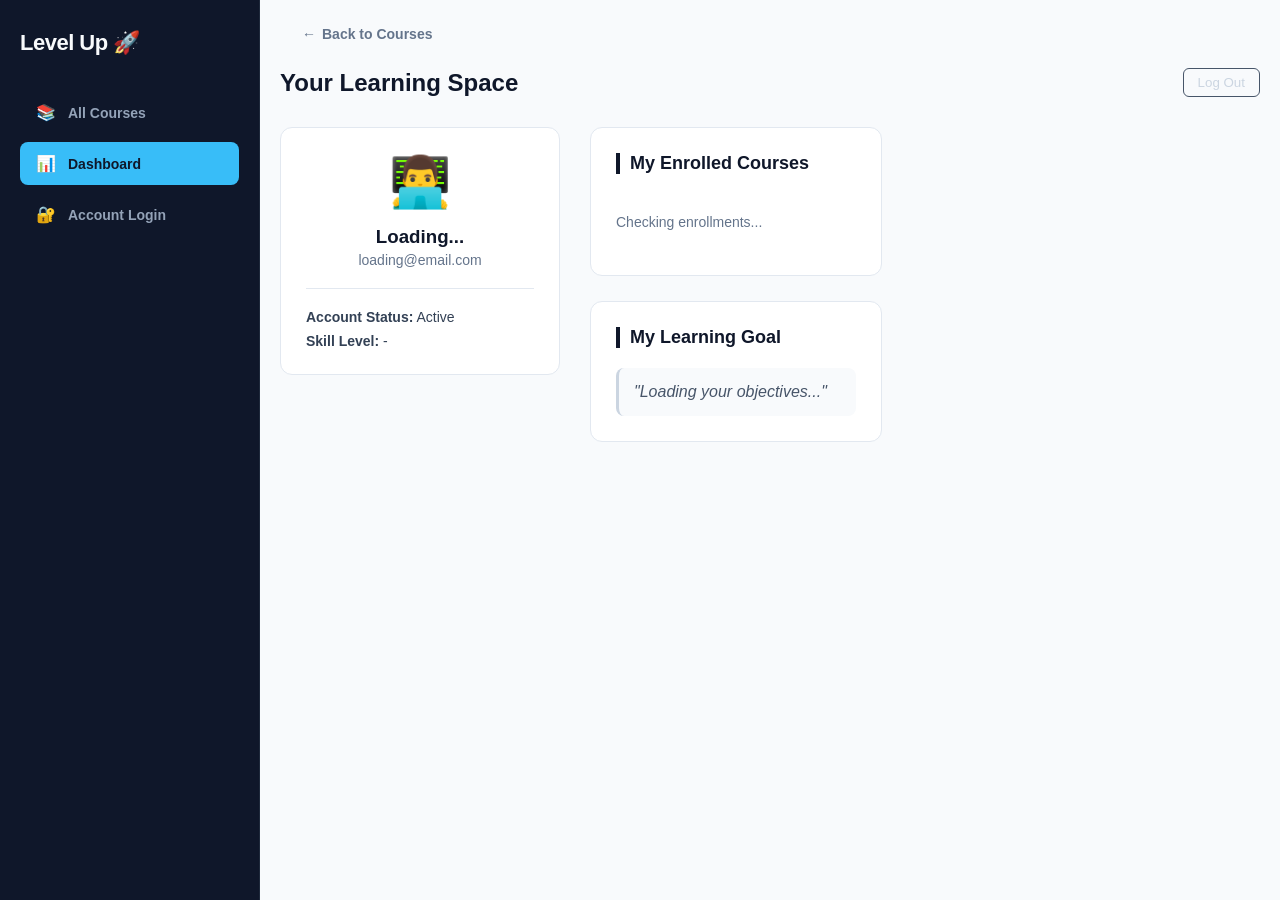
<file: dashboard.html>
<!DOCTYPE html>
<html lang="en">
<head>
    <meta charset="UTF-8">
    <meta name="viewport" content="width=device-width, initial-scale=1.0">
    <title>My Dashboard - Course Academy</title>
    <link rel="stylesheet" href="style.css">
</head>
<body class="dashboard-body">

    <div class="app-container">
        <aside class="sidebar">
            <div class="sidebar-brand">Level Up 🚀</div>
            <nav class="sidebar-menu">
                <a href="index.html" class="menu-item">
                    <span class="menu-icon">📚</span> All Courses
                </a>
                <a href="dashboard.html" class="menu-item active">
                    <span class="menu-icon">📊</span> Dashboard
                </a>
               <a href="login.html" class="menu-item">
                    <span class="menu-icon">🔐</span> Account Login
                </a>
            </nav>
        </aside>

        <div class="main-content">
            
            <div class="back-actions-wrapper">
                <a href="index.html" class="back-link-btn">
                    <span>←</span> Back to Courses
                </a>
            </div>

            <div class="dash-container">
                <div class="dash-nav" style="background: transparent; color: #0f172a; padding: 20px 0; margin-bottom: 10px;">
                    <div class="nav-flex">
                        <div class="logo" style="font-size: 24px;">Your Learning Space</div>
                        <button id="logoutBtn" class="logout-btn">Log Out</button>
                    </div>
                </div>

                <div class="dashboard-layout">
                    <div class="dashboard-layout">
    
                        <aside class="profile-card">
                            <div class="avatar">👨‍💻</div>
                            <h3 id="userProfileName">Loading...</h3>
                            <p id="userProfileEmail" style="color: #64748b; font-size: 14px; margin-top: 4px;">loading@email.com</p>
                            <hr>
                            <div class="stats">
                                <div><strong>Account Status:</strong> Active</div>
                                <div><strong>Skill Level:</strong> <span id="userLevel" style="text-transform: capitalize;">-</span></div>
                            </div>
                        </aside>

                            <section>
                                <div class="dashboard-section">
                                    <h3>My Enrolled Courses</h3>
                                        <div id="enrolledCoursesContainer" class="course-grid" style="grid-template-columns: repeat(auto-fit, minmax(240px, 1fr)); padding-bottom: 0;">
                                            <p class="no-courses">Checking enrollments...</p>
                                        </div>
                                </div>

                                <div class="dashboard-section goal-section">
                                    <h3>My Learning Goal</h3>
                                    <p id="userGoal">"Loading your objectives..."</p>
                                </div>
                            </section>

                    </div>
                </div>
            </div>

        </div>
    </div>

</body>
</html>
</file>
<file: style.css>
/* Base Styles */
* {
    margin: 0;
    padding: 0;
    box-sizing: border-box;
    font-family: 'Inter', -apple-system, BlinkMacSystemFont, "Segoe UI", Roboto, sans-serif;
}

body {
    background-color: #f8fafc;
    color: #0f172a;
}

.container {
    max-width: 1000px;
    margin: 0 auto;
    padding: 0 20px;
}

/* Hero Section */
.hero {
    background-color: #0f172a;
    color: white;
    padding: 60px 0;
    text-align: center;
    margin-bottom: 40px;
}

.hero h1 {
    font-size: 36px;
    margin-bottom: 10px;
}

.hero p {
    color: #94a3b8;
    font-size: 18px;
}

/* ─── APP LAYOUT CONTAINER ─── */
.app-container {
    display: grid;
    grid-template-columns: 260px 1fr; /* Layout sidebar next to core views */
    min-height: 100vh;
}

.main-content {
    background-color: #f8fafc;
    width: 100%;
}

/* ─── STICKY LEFT SIDEBAR ─── */
.sidebar {
    background-color: #0f172a; /* Matches dark hero accents */
    color: white;
    padding: 30px 20px;
    display: flex;
    flex-direction: column;
    border-right: 1px solid #1e293b;
    position: sticky;
    top: 0;
    height: 100vh;
}

.sidebar-brand {
    font-size: 22px;
    font-weight: 800;
    margin-bottom: 35px;
    letter-spacing: -0.5px;
    color: #f8fafc;
}

.sidebar-menu {
    display: flex;
    flex-direction: column;
    gap: 8px;
}

.menu-item {
    display: flex;
    align-items: center;
    gap: 12px;
    color: #94a3b8;
    text-decoration: none;
    padding: 12px 16px;
    border-radius: 8px;
    font-weight: 600;
    font-size: 14px;
    transition: all 0.2s ease;
}

.menu-item:hover {
    background-color: #1e293b;
    color: white;
}

.menu-item.active {
    background-color: #38bdf8; /* Highlight current tab with slate blue/sky icon accent */
    color: #0f172a;
}

.menu-item.active .menu-icon {
    filter: none;
}

.menu-icon {
    font-size: 16px;
}

/* ─── MOBILE RESPONSIVENESS ADJUSTMENT ─── */
@media (max-width: 768px) {
    .app-container {
        grid-template-columns: 1fr; /* Drop side columns down on smaller mobile views */
    }
    
    .sidebar {
        position: relative;
        height: auto;
        padding: 15px 20px;
        border-right: none;
        border-bottom: 1px solid #1e293b;
    }
    
    .sidebar-brand {
        margin-bottom: 15px;
        text-align: center;
    }
    
    .sidebar-menu {
        flex-direction: row;
        justify-content: space-around;
        gap: 0;
    }
    
    .menu-item {
        padding: 8px 12px;
        font-size: 13px;
    }
}
/* Course Grid */
.course-grid {
    display: grid;
    grid-template-columns: repeat(auto-fit, minmax(220px, 1fr));
    gap: 25px;
    padding-bottom: 60px;
}

/* Course Cards */
.course-card {
    background: white;
    padding: 25px;
    border-radius: 12px;
    border: 1px solid #e2e8f0;
    cursor: pointer;
    transition: transform 0.2s ease, box-shadow 0.2s ease;
    display: flex;
    flex-direction: column;
}

.course-card:hover {
    transform: translateY(-5px);
    box-shadow: 0 10px 25px rgba(0, 0, 0, 0.08);
}

.card-icon {
    font-size: 40px;
    margin-bottom: 15px;
}

.course-card h3 {
    font-size: 18px;
    margin-bottom: 10px;
}

.course-card p {
    font-size: 14px;
    color: #64748b;
    margin-bottom: 20px;
    flex-grow: 1; /* Pushes button to bottom */
}

.enroll-btn {
    background-color: #f1f5f9;
    color: #0f172a;
    border: none;
    padding: 10px;
    border-radius: 6px;
    font-weight: 600;
    cursor: pointer;
    transition: background-color 0.2s ease;
}

.course-card:hover .enroll-btn {
    background-color: #0f172a;
    color: white;
}

/* Modal / Popup Form */
.modal {
    position: fixed;
    top: 0;
    left: 0;
    width: 100%;
    height: 100%;
    background-color: rgba(0, 0, 0, 0.6);
    display: flex;
    justify-content: center;
    align-items: center;
    z-index: 1000;
    backdrop-filter: blur(4px);
}

.modal.hidden {
    display: none;
}

.modal-content {
    background: white;
    width: 95%;
    max-width: 400px;         /* Made it slightly narrower (was 450px) */
    padding: 20px;             /* Reduced padding inside the modal (was 30px) */
    border-radius: 10px;
    position: relative;
    box-shadow: 0 20px 40px rgba(0,0,0,0.2);
    animation: slideUp 0.3s ease;
}

@keyframes slideUp {
    from { opacity: 0; transform: translateY(20px); }
    to { opacity: 1; transform: translateY(0); }
}

.close-btn {
    position: absolute;
    top: 15px;
    right: 20px;
    font-size: 24px;
    cursor: pointer;
    color: #64748b;
}

.close-btn:hover {
    color: #0f172a;
}

/* Form Styles */
.form-header {
    text-align: center;
    margin-bottom: 12px;       /* Reduced gap below header */
}

.form-header h2 { 
    font-size: 18px;           /* Slightly smaller heading */
} 

.form-header p { 
    font-size: 12px; 
    color: #64748b; 
}

.input-group {
    margin-bottom: 10px;       /* Reduced spacing between fields (was 15px) */
    display: flex;
    flex-direction: column;
}

.input-group label {
    font-size: 12px;           /* Slightly smaller labels */
    font-weight: 600;
    margin-bottom: 3px;
}

.input-group input, 
.input-group select, 
.input-group textarea {
    padding: 8px 10px;         /* Tighter padding inside boxes (was 10px) */
    border: 1px solid #cbd5e1;
    border-radius: 6px;
    font-size: 13px;           /* Adjusted font size for compact layout */
    background: #f8fafc;
}

.input-group input:focus, .input-group select:focus, .input-group textarea:focus {
    outline: none;
    border-color: #0f172a;
    background: white;
}

.submit-btn {
    width: 100%;
    background-color: #0f172a;
    color: white;
    padding: 10px;             /* Made button slightly slimmer */
    border: none;
    border-radius: 6px;
    font-size: 14px;
    font-weight: 600;
    cursor: pointer;
    margin-top: 5px;
}

.submit-btn:hover { background-color: #1e293b; }

#successMessage {
    margin-top: 20px;
    padding: 15px;
    background-color: #d1fae5;
    color: #065f46;
    border-radius: 6px;
    text-align: center;
    font-size: 14px;
}

/* --- Extra Auth & Dashboard Additions --- */

.auth-box {
    max-width: 400px;
    box-shadow: 0 10px 30px rgba(15, 23, 42, 0.08);
}

.auth-redirect {
    margin-top: 20px;
    font-size: 13px;
    text-align: center;
    color: #64748b;
}

.auth-redirect a {
    color: #0f172a;
    font-weight: 600;
    text-decoration: none;
}

.auth-redirect a:hover {
    text-decoration: underline;
}

/* Dashboard Structures */
.dashboard-body {
    background-color: #f1f5f9;
    display: block;
    min-height: 100vh;
}

.dash-nav {
    background: #0f172a;
    color: white;
    padding: 15px 0;
    margin-bottom: 30px;
}

.dash-container {
    max-width: 1100px;
    margin: 0 auto;
    padding: 0 20px;
}

.nav-flex {
    display: flex;
    justify-content: space-between;
    align-items: center;
}

.logo {
    font-weight: 700;
    font-size: 18px;
}

.logout-btn {
    background: transparent;
    border: 1px solid #475569;
    color: #cbd5e1;
    padding: 6px 14px;
    border-radius: 6px;
    cursor: pointer;
    font-weight: 500;
    transition: all 0.2s;
}

.logout-btn:hover {
    background: #ef4444;
    border-color: #ef4444;
    color: white;
}

.dashboard-layout {
    display: grid;
    grid-template-columns: 280px 1fr;
    gap: 30px;
}

@media (max-width: 768px) {
    .dashboard-layout { grid-template-columns: 1fr; }
}

.profile-card {
    background: white;
    padding: 25px;
    border-radius: 12px;
    border: 1px solid #e2e8f0;
    text-align: center;
    height: fit-content;
}

.avatar {
    font-size: 50px;
    margin-bottom: 15px;
}

.profile-card hr {
    margin: 20px 0;
    border: 0;
    border-top: 1px solid #e2e8f0;
}

.stats {
    text-align: left;
    font-size: 14px;
    color: #334155;
    display: flex;
    flex-direction: column;
    gap: 8px;
}

.dashboard-section {
    background: white;
    padding: 25px;
    border-radius: 12px;
    border: 1px solid #e2e8f0;
    margin-bottom: 25px;
}

.dashboard-section h3 {
    margin-bottom: 20px;
    font-size: 18px;
    border-left: 4px solid #0f172a;
    padding-left: 10px;
}

.no-courses {
    color: #64748b;
    font-size: 14px;
    grid-column: 1 / -1;
    padding: 20px 0;
}

.no-courses a {
    color: #0f172a;
    font-weight: 600;
}

.static-card {
    cursor: default !important;
}
.static-card:hover {
    transform: none !important;
    box-shadow: none !important;
}

.goal-section p {
    font-style: italic;
    color: #475569;
    background: #f8fafc;
    padding: 15px;
    border-radius: 8px;
    border-left: 3px solid #cbd5e1;
}
/* Centering layout for the login page */
.login-page-body {
    display: flex;
    justify-content: center;  /* Centers horizontally */
    align-items: center;      /* Centers vertically */
    min-height: 100vh;        /* Takes up the full height of the screen */
    margin: 0;
    background-color: #f8fafc; /* Gives a clean, soft background color */
    font-family: sans-serif;
}

/* Controls the width and spacing of the card container */
.login-container {
    width: 100%;
    max-width: 420px;         /* Prevents the form from becoming too wide */
    background: #ffffff;
    padding: 40px 30px;
    border-radius: 12px;
    box-shadow: 0 10px 25px -5px rgba(0, 0, 0, 0.05), 
                0 8px 10px -6px rgba(0, 0, 0, 0.05);
}
/* Add this at the very bottom of style.css */
.hidden {
    display: none !important;
}
/* ─── BACK BUTTON STYLES ─── */
.back-actions-wrapper {
    max-width: 1000px;
    margin: 0 auto;
    padding: 20px 20px 0 20px; /* Aligns perfectly with main container grids */
}

.back-link-btn {
    display: inline-flex;
    align-items: center;
    gap: 6px;
    color: #64748b;
    text-decoration: none;
    font-size: 14px;
    font-weight: 600;
    background: transparent;
    border: none;
    cursor: pointer;
    padding: 6px 12px;
    border-radius: 6px;
    transition: all 0.2s ease;
}

.back-link-btn:hover {
    color: #0f172a;
    background-color: #e2e8f0; /* Soft hover indicator pill */
}
</file>
